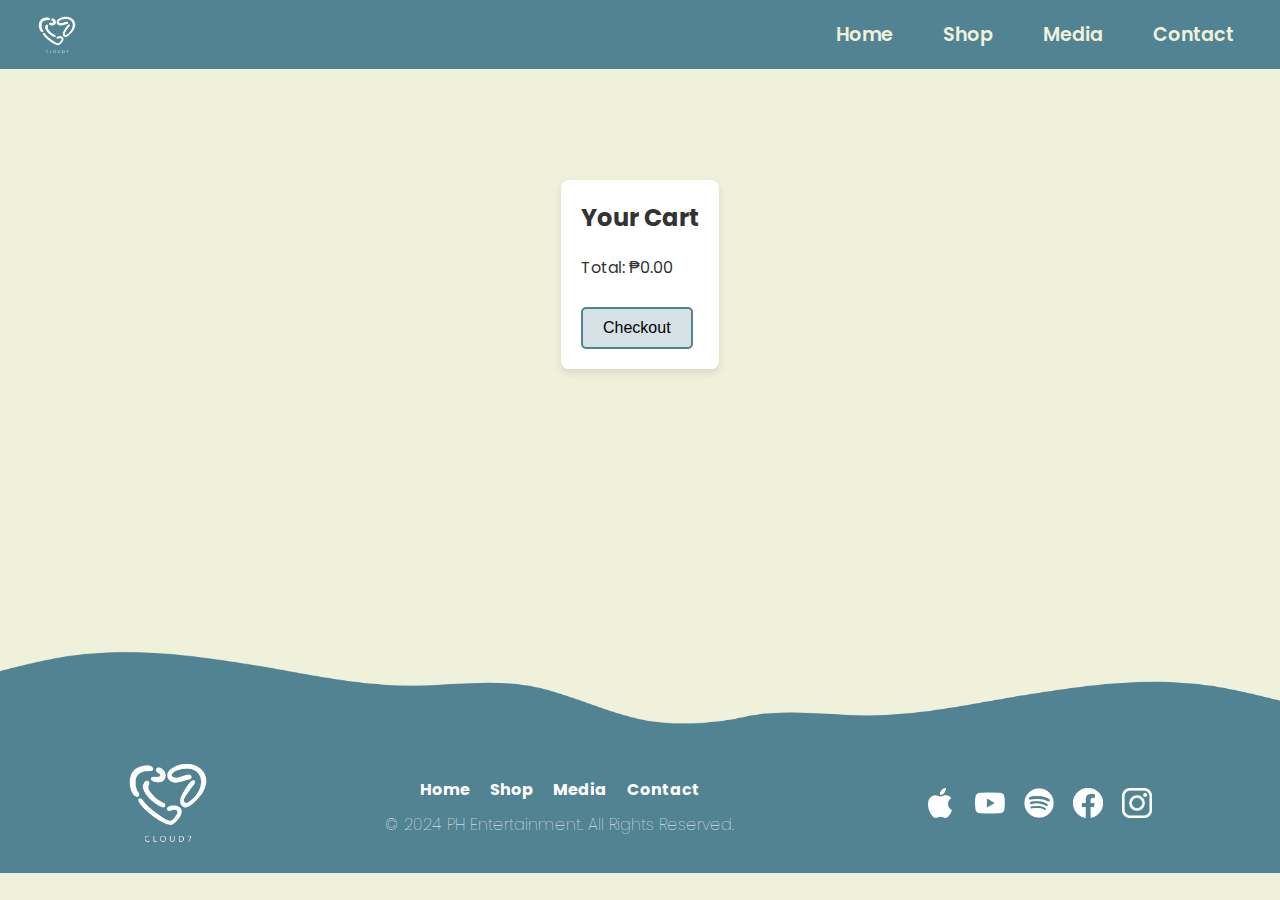
<file: cart.html>
<!DOCTYPE html>
<html lang="en">
<head>
    <meta charset="UTF-8">
    <meta name="viewport" content="width=device-width, initial-scale=1.0">
    <title>Shop | CLOUD 7</title>
    <link rel="stylesheet" href="cart.css">
    <link rel="icon" href="logo.png" type="image/png">
    <link href="https://fonts.googleapis.com/css2?family=Poppins:wght@400;600&display=swap" rel="stylesheet">
</head>
<body>
    <!-- Navbar -->
    <div class="navbar">
        <!-- Logo (on the left) -->
        <img src="logo.png" alt="CLOUD 7 Logo" class="logo" />

        <!-- Navbar links (on the right) -->
        <a href="home.html">Home</a>
        <a href="shop.html">Shop</a>
        <a href="media.html">Media</a>
        <a href="contact.html">Contact</a>
    </div>

    <div class="cart-container">
        <div class="cart-header">
            <h1>Your Cart</h1>
        </div>
        <div id="cart-items" class="cart-items">
            <!-- Cart items will be dynamically added here -->
        </div>
        <div class="cart-summary">
            <p id="total-price">Total: ₱0</p>
            <button id="checkout-button">Checkout</button>
        </div>
    </div>
    
    <script src="shop.js"></script>

    <img src="footeri.png" alt="Decorative Image" class="footer-top-image">
    <footer>
        <div class="footer-logo">
            <img src="logo.png" alt="CLOUD 7 Logo">
        </div>
    
        <div class="footer-nav">
            <ul>
                <li><a href="home.html">Home</a></li>
                <li><a href="shop.html">Shop</a></li>
                <li><a href="media.html">Media</a></li>
                <li><a href="contact.html">Contact</a></li>
            </ul>
            <p>&copy; 2024 PH Entertainment. All Rights Reserved.</p>
        </div>
    
        <div class="footer-icons">
            <a href="https://music.apple.com/ph/artist/cloud-7/1703707560" target="_blank"><img src="am.png" alt="Apple Music"></a>
            <a href="https://www.youtube.com/@cloud7_ph" target="_blank"><img src="yt.png" alt="YouTube"></a>
            <a href="https://open.spotify.com/artist/5Lgt6On8CUSHVsY1uCaMPF?si=3eNTNVUOT7qeYWzYx-xtAg" target="_blank"><img src="sp.png" alt="Spotify"></a>
            <a href="https://www.facebook.com/@cloud7.official" target="_blank"><img src="fb.png" alt="Facebook"></a>
            <a href="https://www.instagram.com/cloud7_ph" target="_blank"><img src="ig.png" alt="Instagram"></a>
        </div>
    </footer>
</body>
</html>
</file>
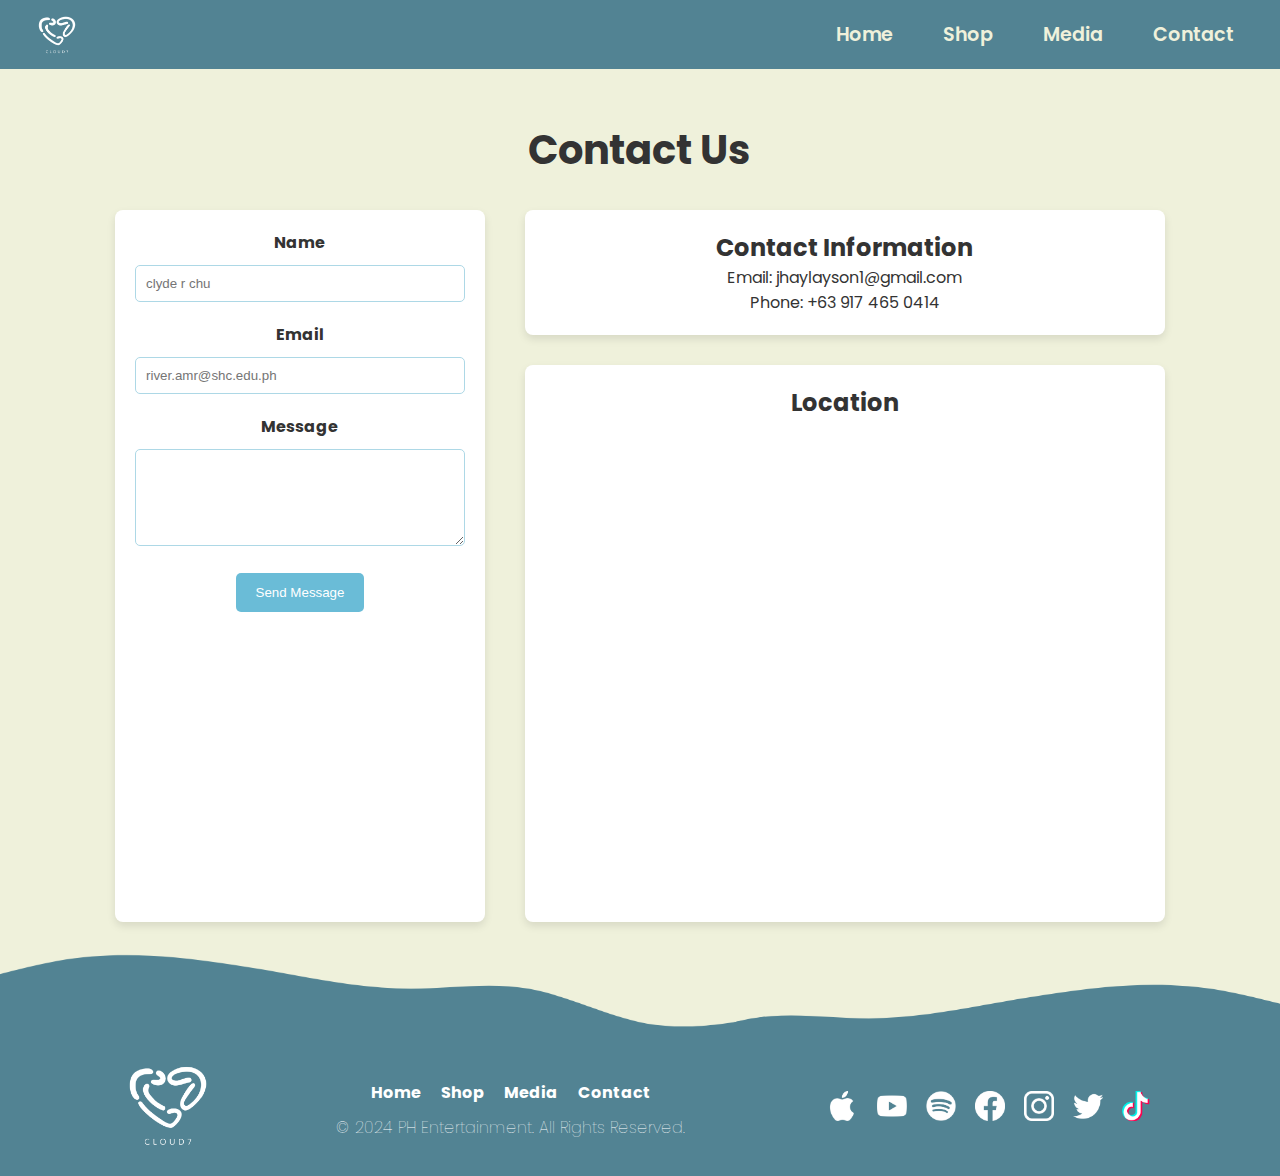
<file: contact.html>
<!DOCTYPE html>
<html lang="en">
<head>
    <meta charset="UTF-8">
    <meta name="viewport" content="width=device-width, initial-scale=1.0">
    <title>Contact | CLOUD 7</title>
    <link rel="stylesheet" href="contact.css">
    <link rel="icon" href="logo.png" type="image/png">
    <link href="https://fonts.googleapis.com/css2?family=Poppins:wght@400;600&display=swap" rel="stylesheet">

</head>
<body>

    <!-- Navbar -->
    <div class="navbar">
        <!-- Logo (on the left) -->
        <img src="logo.png" alt="CLOUD 7 Logo" class="logo" />

        <!-- Navbar links (on the right) -->
        <a href="home.html">Home</a>
        <a href="shop.html">Shop</a>
        <a href="media.html">Media</a>
        <a href="contact.html">Contact</a>
    </div>

    <!-- Contact Section -->
    <section class="contact-section">
        <h1>Contact Us</h1>

        <div class="contact-container">
            <!-- Contact Form (Modern) -->
            <div class="contact-form">
                <form action="#" method="post">
                    <label for="name">Name</label>
                    <input type="text" id="name" name="name" required placeholder="clyde r chu">

                    <label for="email">Email</label>
                    <input type="email" id="email" name="email" required placeholder="river.amr@shc.edu.ph">

                    <label for="message">Message</label>
                    <textarea id="message" name="message" rows="5" required></textarea>

                    <button type="submit">Send Message</button>
                </form>
            </div>

            <!-- Contact Information -->
            <div class="contact-info">
                <!-- Contact Info (Left) -->
                <div class="contact-details">
                    <h2>Contact Information</h2>
                    <p>Email: jhaylayson1@gmail.com</p>
                    <p>Phone: +63 917 465 0414</p>
                </div>

                <!-- Location with Embedded Google Map (Right) -->
                <div class="contact-map">
                    <h2>Location</h2><br>
                    <iframe src="https://www.google.com/maps/embed?pb=!1m18!1m12!1m3!1d3860.1236228407984!2d121.10079070994573!3d14.648923175834138!2m3!1f0!2f0!3f0!3m2!1i1024!2i768!4f13.1!3m3!1m2!1s0x3397b9b8b07663c3%3A0x51e52e8800fd29ba!2sTCMI%20Fashion%20Academy!5e0!3m2!1sen!2sph!4v1731566251212!5m2!1sen!2sph" width="600" height="450" style="border:0;" allowfullscreen="" loading="lazy" referrerpolicy="no-referrer-when-downgrade"></iframe>
                </div>
            </div>
        </div>
    </section>
    <img src="footeri.png" alt="Decorative Image" class="footer-top-image">
    <footer>
        <div class="footer-logo">
            <img src="logo.png" alt="CLOUD 7 Logo">
        </div>
    
        <div class="footer-nav">
            <ul>
                <li><a href="home.html">Home</a></li>
                <li><a href="shop.html">Shop</a></li>
                <li><a href="media.html">Media</a></li>
                <li><a href="contact.html">Contact</a></li>
            </ul>
            <p>&copy; 2024 PH Entertainment. All Rights Reserved.</p>
        </div>
    
        <div class="footer-icons">
            <a href="https://music.apple.com/ph/artist/cloud-7/1703707560" target="_blank"><img src="am.png" alt="Apple Music"></a>
            <a href="https://www.youtube.com/@cloud7_ph" target="_blank"><img src="yt.png" alt="YouTube"></a>
            <a href="https://open.spotify.com/artist/5Lgt6On8CUSHVsY1uCaMPF?si=3eNTNVUOT7qeYWzYx-xtAg" target="_blank"><img src="sp.png" alt="Spotify"></a>

            <a href="https://www.facebook.com/@cloud7.official" target="_blank"><img src="fb.png" alt="Facebook"></a>
            <a href="https://www.instagram.com/cloud7_ph" target="_blank"><img src="ig.png" alt="Instagram"></a>
            <a href="https://twitter.com/cloud7_ph" target="_blank"><img src="tx.png" alt="Twitter"></a>
            <a href="https://www.tiktok.com/@cloud7_ph" target="_blank"><img src="tt.png" alt="TikTok"></a>
        </div>
    </footer>
</body>
</html>
</file>
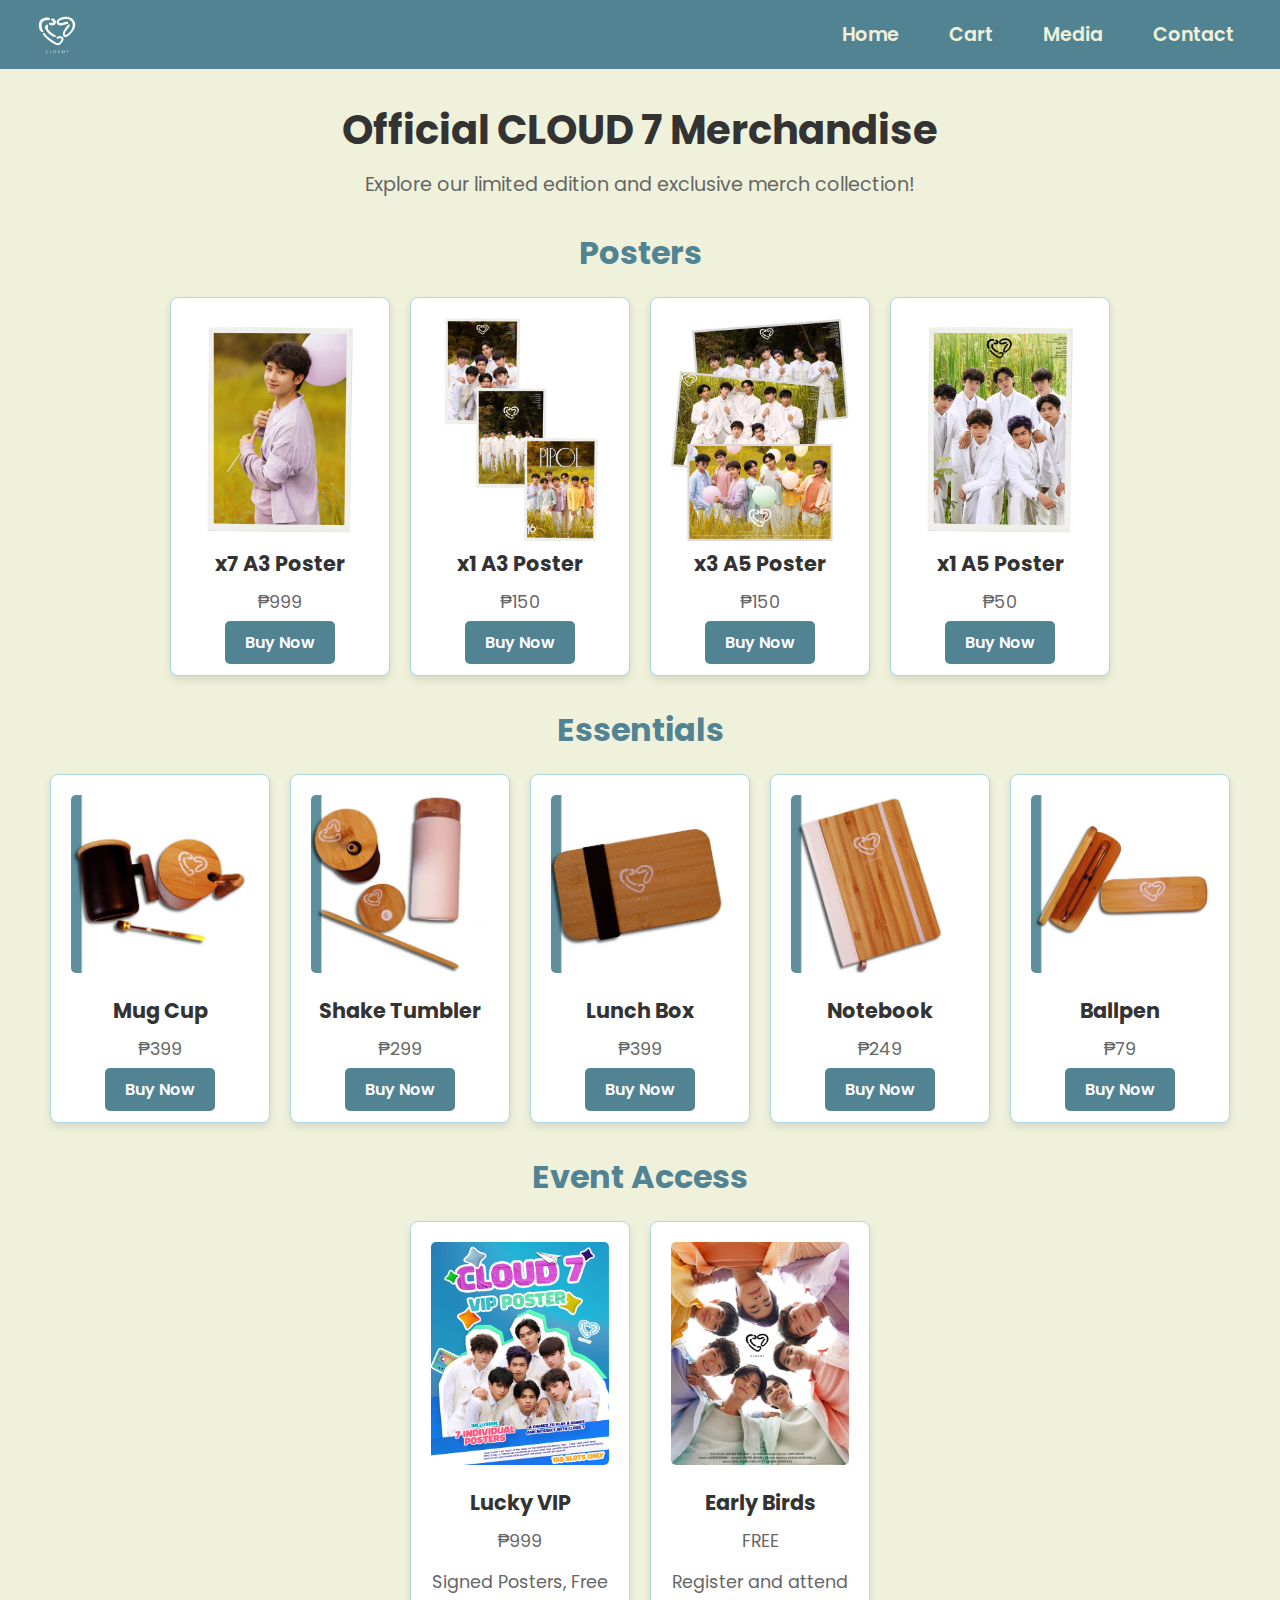
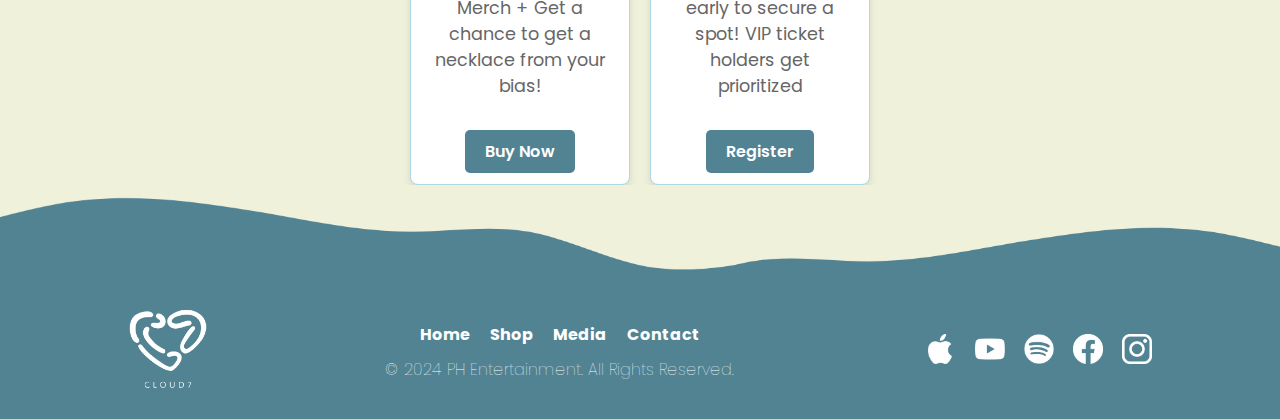
<file: shop.html>
<!DOCTYPE html>
<html lang="en">
<head>
    <meta charset="UTF-8">
    <meta name="viewport" content="width=device-width, initial-scale=1.0">
    <title>Shop | CLOUD 7</title>
    <link rel="stylesheet" href="shop.css">
    <link rel="icon" href="logo.png" type="image/png">
    <link href="https://fonts.googleapis.com/css2?family=Poppins:wght@400;600&display=swap" rel="stylesheet">
</head>
<body>

    <!-- Navbar -->
    <div class="navbar">
        <!-- Logo (on the left) -->
        <img src="logo.png" alt="CLOUD 7 Logo" class="logo" />

        <!-- Navbar links (on the right) -->
        <a href="home.html">Home</a>
        <a href="cart.html">Cart</a>
        <a href="media.html">Media</a>
        <a href="contact.html">Contact</a>
    </div>

    <!-- Shop Section -->
    <div class="shop-section">
        <h1>Official CLOUD 7 Merchandise</h1>
        <p>Explore our limited edition and exclusive merch collection!</p>
     
        <!-- Posters Category -->
        <h2>Posters</h2>
        <div class="product-grid">
            <div class="product-item">
                <div class="carousel-container">
                    <img src="migz.png" alt="x7 A3 Poster Image 1" class="carousel-image active">
                    <img src="kairo.png" alt="x7 A3 Poster Image 2" class="carousel-image">
                    <img src="pj.png" alt="x7 A3 Poster Image 3" class="carousel-image">
                    <img src="fian.png" alt="x7 A3 Poster Image 4" class="carousel-image">
                    <img src="lukas.png" alt="x7 A3 Poster Image 5" class="carousel-image">
                    <img src="johann.png" alt="x7 A3 Poster Image 6" class="carousel-image">
                    <img src="egypt.png" alt="x7 A3 Poster Image 7" class="carousel-image">
                </div>
                <h3>x7 A3 Poster</h3>
                <p>₱999</p>
                <a href="javascript:void(0)" class="buy-button" onclick="addToCart('x7 A3 Poster', '999', 'kairo.png')">Buy Now</a>
            </div>
            
            <div class="product-item">
                <div class="carousel-container">
                    <img src="a3.png" alt="x1 A3 Poster" class="carousel-image active">
                    <img src="a3_1.png" alt="x1 A3 Poster" class="carousel-image">
                    <img src="a3_2.png" alt="x1 A3 Poster" class="carousel-image">
                    <img src="a3_3.png" alt="x1 A3 Poster" class="carousel-image">
                </div>
                <h3>x1 A3 Poster</h3>
                <p>₱150</p>
                <a href="javascript:void(0)" class="buy-button" onclick="addToCart('x1 A3 Poster', '150', 'migz.png')">Buy Now</a>
            </div>

            <div class="product-item">
                <div class="carousel-container">
                    <img src="a5.png" alt="x1 A5 Poster" class="carousel-image active">
                    <img src="a5_1.png" alt="x1 A5 Poster" class="carousel-image">
                    <img src="a5_2.png" alt="x1 A5 Poster" class="carousel-image">
                    <img src="a5_3.png" alt="x1 A5 Poster" class="carousel-image">
                </div>
                <h3>x3 A5 Poster</h3>
                <p>₱150</p>
                <a href="javascript:void(0)" class="buy-button" onclick="addToCart('x3 A5 Poster', '₱150')">Buy Now</a>
            </div>

            <div class="product-item">
                <div class="carousel-container">
                    <img src="a5a.png" alt="x7 A3 Poster Image 1" class="carousel-image active">
                    <img src="a5f.png" alt="x7 A3 Poster Image 2" class="carousel-image">
                    <img src="a5m.png" alt="x7 A3 Poster Image 2" class="carousel-image">
                    <img src="a5p.png" alt="x7 A3 Poster Image 3" class="carousel-image">
                    <img src="a5j.png" alt="x7 A3 Poster Image 4" class="carousel-image">
                    <img src="a5e.png" alt="x7 A3 Poster Image 5" class="carousel-image">
                    <img src="a5l.png" alt="x7 A3 Poster Image 6" class="carousel-image">
                    <img src="a5k.png" alt="x7 A3 Poster Image 7" class="carousel-image">
                </div>
                <h3>x1 A5 Poster</h3>
                <p>₱50</p>
                <a href="javascript:void(0)" class="buy-button" onclick="addToCart('x1 A5 Poster', '₱50')">Buy Now</a>
            </div>
        </div>

        <!-- Essentials Category -->
        <h2>Essentials</h2>
        <div class="product-grid">
            <div class="product-item">
                <img src="mug.png" alt="Mug Cup">
                <h3>Mug Cup</h3>
                <p>₱399</p>
                <a href="javascript:void(0)" class="buy-button" onclick="addToCart('Mug Cup', '₱399')">Buy Now</a>
            </div>
            <div class="product-item">
                <img src="tumbler.png" alt="Shake Tumbler">
                <h3>Shake Tumbler</h3>
                <p>₱299</p>
                <a href="javascript:void(0)" class="buy-button" onclick="addToCart('Shake Tumbler', '₱299')">Buy Now</a>
            </div>
            <div class="product-item">
                <img src="lunchbox.png" alt="Lunch Box">
                <h3>Lunch Box</h3>
                <p>₱399</p>
                <a href="javascript:void(0)" class="buy-button" onclick="addToCart('Lunch Box', '₱399')">Buy Now</a>
            </div>
            <div class="product-item">
                <img src="notebook.png" alt="Notebook">
                <h3>Notebook</h3>
                <p>₱249</p>
                <a href="javascript:void(0)" class="buy-button" onclick="addToCart('Notebook', '₱249')">Buy Now</a>
            </div>
            <div class="product-item">
                <img src="ballpen.png" alt="Ballpen">
                <h3>Ballpen</h3>
                <p>₱79</p>
                <a href="javascript:void(0)" class="buy-button" onclick="addToCart('Ballpen', '₱79')">Buy Now</a>
            </div>
        </div>

        <!-- Event Access Category -->
        <h2>Event Access</h2>
        <div class="product-grid">
            <div class="product-item">
                <img src="vip.jpg" alt="VIP Access">
                <h3>Lucky VIP</h3>
                <p>₱999</p>
                <p>Signed Posters, Free Merch + Get a chance to get a necklace from your bias!</p><br>
                <a href="javascript:void(0)" class="buy-button" onclick="addToCart('Lucky VIP', '₱999')">Buy Now</a>
            </div>
            <div class="product-item">
                <img src="regular.png" alt="VIP Access">
                <h3>Early Birds</h3>
                <p>FREE</p>
                <p>Register and attend early to secure a spot! VIP ticket holders get prioritized</p><br>
                <a href="javascript:void(0)" class="buy-button" onclick="addToCart('Early Birds', 'FREE')">Register</a>
            </div>
        </div>
    </div>

    <img src="footeri.png" alt="Decorative Image" class="footer-top-image">
    <footer>
        <div class="footer-logo">
            <img src="logo.png" alt="CLOUD 7 Logo">
        </div>
    
        <div class="footer-nav">
            <ul>
                <li><a href="home.html">Home</a></li>
                <li><a href="shop.html">Shop</a></li>
                <li><a href="media.html">Media</a></li>
                <li><a href="contact.html">Contact</a></li>
            </ul>
            <p>&copy; 2024 PH Entertainment. All Rights Reserved.</p>
        </div>
    
        <div class="footer-icons">
            <a href="https://music.apple.com/ph/artist/cloud-7/1703707560" target="_blank"><img src="am.png" alt="Apple Music"></a>
            <a href="https://www.youtube.com/@cloud7_ph" target="_blank"><img src="yt.png" alt="YouTube"></a>
            <a href="https://open.spotify.com/artist/5Lgt6On8CUSHVsY1uCaMPF?si=3eNTNVUOT7qeYWzYx-xtAg" target="_blank"><img src="sp.png" alt="Spotify"></a>
            <a href="https://www.facebook.com/@cloud7.official" target="_blank"><img src="fb.png" alt="Facebook"></a>
            <a href="https://www.instagram.com/cloud7_ph" target="_blank"><img src="ig.png" alt="Instagram"></a>
        </div>
    </footer>
    <script src= "shop.js" ></script>
</body>
</html>
</file>
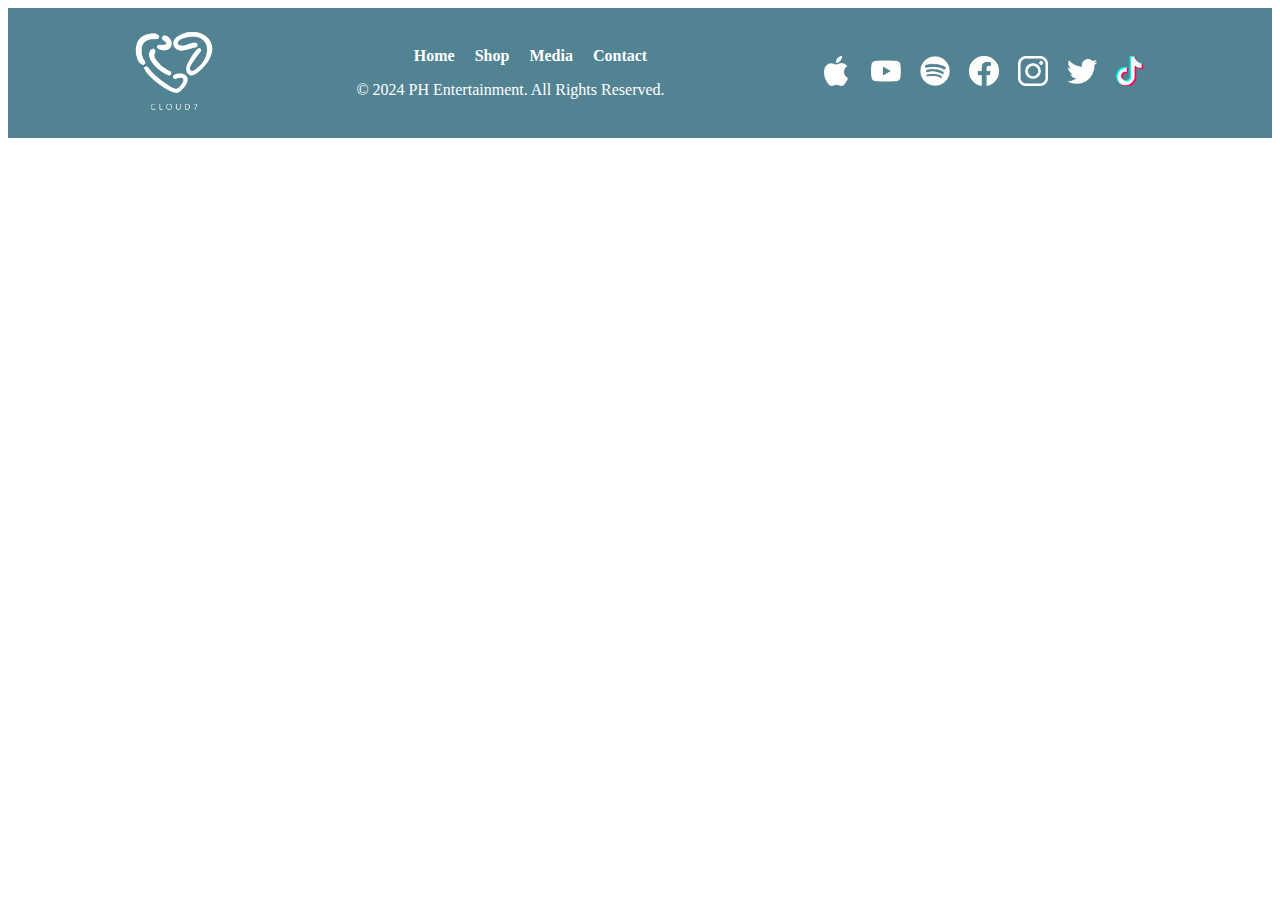
<file: wtf.html>
<!DOCTYPE html>
<html lang="en">
<head>
    <meta charset="UTF-8">
    <meta name="viewport" content="width=device-width, initial-scale=1.0">
    <title>Document</title>
    <link rel="stylesheet" href="wtf.css"
</head>
<body>
    <footer>
    <div class="footer-logo">
        <img src="logo.png" alt="CLOUD 7 Logo">
    </div>

    <div class="footer-nav">
        <ul>
            <li><a href="home.html">Home</a></li>
            <li><a href="shop.html">Shop</a></li>
            <li><a href="media.html">Media</a></li>
            <li><a href="contact.html">Contact</a></li>
        </ul>
        <p>&copy; 2024 PH Entertainment. All Rights Reserved.</p>
    </div>

    <div class="footer-icons">
        <a href="https://music.apple.com/ph/artist/cloud-7/1703707560" target="_blank"><img src="am.png" alt="Apple Music"></a>
        <a href="https://www.youtube.com/@cloud7_ph" target="_blank"><img src="yt.png" alt="YouTube"></a>
        <a href="https://open.spotify.com/artist/5Lgt6On8CUSHVsY1uCaMPF?si=3eNTNVUOT7qeYWzYx-xtAg" target="_blank"><img src="sp.png" alt="Spotify"></a>

        <a href="https://www.facebook.com/@cloud7.official" target="_blank"><img src="fb.png" alt="Facebook"></a>
        <a href="https://www.instagram.com/cloud7_ph" target="_blank"><img src="ig.png" alt="Instagram"></a>
        <a href="https://twitter.com/cloud7_ph" target="_blank"><img src="tx.png" alt="Twitter"></a>
        <a href="https://www.tiktok.com/@cloud7_ph" target="_blank"><img src="tt.png" alt="TikTok"></a>
    </div>
</footer>
</body>
</html>
</file>
<file: wtf.css>
/* Footer */
.site-footer {
    background-color: #add8e6;
    color: #333;
    padding: 40px 10%;
    text-align: center;
}

.footer-content {
    display: flex;
    justify-content: space-between;
    flex-wrap: wrap;
    gap: 20px;
    align-items: flex-start;
}

.footer-left, .footer-center, .footer-right {
    flex: 1;
    display: flex;
    flex-direction: column;
    align-items: center;
}

.footer-logo {
    width: 80px;
    height: auto;
    margin-bottom: 0px;
}

.social-media a {
    color: white;
    text-decoration: none;
    margin: 5px;
    font-size: 1rem;
    transition: color 0.3s ease;
}

.social-media a:hover {
    color: #eff1db;
}

footer {
    display: flex;
    justify-content: space-between;
    align-items: center;
    padding: 20px 10%;
    background-color: #528393;
}

.footer-logo img {
    width: 80px;
}

.footer-nav {
    text-align: center;
    color: #fff;
}

.footer-nav ul {
    list-style: none;
    display: flex;
    justify-content: center;
    gap: 20px;
    margin-bottom: 10px;
}

.footer-nav ul li a {
    text-decoration: none;
    color: #fff;
    font-weight: bold;
    transition: color 0.3s ease;
}

.footer-nav ul li a:hover {
    color: #add8e6;
}

.footer-nav p {
    font-size: 1rem;
    font-weight:lighter;
    color: #fff;
}

.footer-icons a {
    margin-left: 15px;
    transition: transform 0.2s ease;
}

.footer-icons a img {
    width: 30px;
    transition: filter 0.3s, transform 0.3s;
}

.footer-icons a:hover img {
    transform: scale(1.1);
}
</file>
<file: cart.css>
/* reset purr */
* {
    margin: 0;
    padding: 0;
    box-sizing: border-box;
}

body {
    font-family: 'Poppins', sans-serif;
    background-color: #eff1db;
    color: #333;
    display: flex;
    flex-direction: column;
    align-items: center;
}

/* start of navbar */
.navbar {
    display: flex;
    justify-content: flex-end;
    align-items: center;
    padding: 20px 10%;
    background-color: #528393;
    position: fixed;
    width: 100%;
    top: 0%;
    z-index: 100;
}

.logo {
    height: 40px;
    width: auto;
    position: absolute;
    left: 3%;
}

.navbar a {
    color: #eff1db;
    text-decoration: none;
    font-size: 1.2rem;
    font-weight: 600;
    margin-left: 50px;
    position: relative;
    right: -8%;
    transition: color 0.3s ease;
}

.navbar a::after {
    content: '';
    position: absolute;
    width: 100%;
    height: 2px;
    background-color: #eff1db;
    bottom: -5px;
    left: 0;
    transform: scaleX(0);
    transform-origin: bottom right;
    transition: transform 0.25s ease-out;
}

.navbar a:hover::after {
    transform: scaleX(1);
    transform-origin: bottom left;
}

.navbar a:hover {
    color: #add8e6;
}

.cart-container {
    max-width: 800px;
    margin: 100px auto 50px;
    margin-top: 20vh;
    margin-bottom: 30vh;
    background: #fff;
    padding: 20px;
    box-shadow: 0 4px 8px rgba(0, 0, 0, 0.1);
    border-radius: 8px;
}

.cart-header {
    text-align: center;
    margin-bottom: 20px;
}

.cart-header h1 {
    margin: 0;
    font-size: 24px;
    color: #333;
}

#cart-items {
    margin-bottom: 20px;
}

.cart-item {
    display: flex;
    align-items: center;
    justify-content: space-between;
    margin-bottom: 10px;
    padding: 10px;
    border: 1px solid #ddd;
    border-radius: 5px;
}

.cart-item img {
    width: 50px;
    height: 50px;
    border-radius: 5px;
    margin-right: 10px;
}

.cart-item .item-info {
    flex-grow: 1;
    display: flex;
    justify-content: space-between;
    align-items: center;
}

.cart-item .item-info h3 {
    margin: 0;
    font-size: 16px;
}

.cart-item .item-info p {
    margin: 0;
    color: #666;
}

#checkout-button {
    background: #5283933d;
    color: #000000;
    border: 2px solid #528393;
    padding: 10px 20px;
    border-radius: 5px;
    margin-top: 3vh;
    cursor: pointer;
    font-size: 16px;
}

#checkout-button:hover {
    color:#fff;
    background: #528393;
}

.cart-empty {
    text-align: center;
    font-size: 18px;
    color: #999;
    margin: 20px 0;
}

.footer-top-image {
    width: 100%;
    height: auto;
    margin-bottom: -10px;
}

/* Footer */
.site-footer {
    background-color: #add8e6;
    color: #333;
    text-align: center;
}

.footer-content {
    display: flex;
    justify-content: space-between;
    flex-wrap: wrap;
    gap: 20px;
    align-items: flex-start;
}

.footer-left, .footer-center, .footer-right {
    flex: 1;
    display: flex;
    flex-direction: column;
    align-items: center;
}

.footer-logo {
    width: 80px;
    height: auto;
    margin-bottom: 0px;
}

.social-media a {
    color: white;
    text-decoration: none;
    margin: 5px;
    font-size: 1rem;
    transition: color 0.3s ease;
}

.social-media a:hover {
    color: #eff1db;
}

footer {
    width: 100%;
    display: flex;
    justify-content: space-between;
    align-items: center;
    margin-top: s0px;
    padding: 20px 10%;
    background-color: #528393;
}

.footer-logo img {
    width: 80px;
}

.footer-nav {
    text-align: center;
    color: #fff;
}

.footer-nav ul {
    list-style: none;
    display: flex;
    justify-content: center;
    gap: 20px;
    margin-bottom: 10px;
}

.footer-nav ul li a {
    text-decoration: none;
    color: #fff;
    font-weight: bold;
    transition: color 0.3s ease;
}

.footer-nav ul li a:hover {
    color: #add8e6;
}

.footer-nav p {
    font-size: 1rem;
    font-weight:lighter;
    color: #fff;
}

.footer-icons a {
    margin-left: 15px;
    transition: transform 0.2s ease;
}

.footer-icons a img {
    width: 30px;
    transition: filter 0.3s, transform 0.3s;
}

.footer-icons a:hover img {
    transform: scale(1.1);
}
</file>
<file: contact.css>
/* Reset default styles */
* {
    margin: 0;
    padding: 0;
    box-sizing: border-box;
}

/* Basic body styling */
body {
    font-family: 'Poppins', sans-serif;
    background-color: #eff1db; /* Default white color */
    color: #333;
    display: flex;
    flex-direction: column;
    align-items: center;
}

/* Navbar */
.navbar {
    display: flex;
    justify-content: flex-end;
    align-items: center;
    padding: 20px 10%;
    background-color: #528393;
    position: fixed;
    width: 100%;
    top: 0%;
    z-index: 100;
}

.logo {
    height: 40px;
    width: auto;
    position: absolute;
    left: 3%;
}

.navbar a {
    color: #eff1db; /* Match body background color */
    text-decoration: none;
    font-size: 1.2rem;
    font-weight: 600;
    margin-left: 50px;
    position: relative;
    right: -8%;
    transition: color 0.3s ease;
}

/* Navbar link underline animation */
.navbar a::after {
    content: '';
    position: absolute;
    width: 100%;
    height: 2px;
    background-color: #eff1db; /* Match body background color */
    bottom: -5px;
    left: 0;
    transform: scaleX(0);
    transform-origin: bottom right;
    transition: transform 0.25s ease-out;
}

.navbar a:hover::after {
    transform: scaleX(1);
    transform-origin: bottom left;
}

.navbar a:hover {
    color: #add8e6; /* Light Alice Blue */
}

/* Contact Section */
.contact-section {
    margin-top: 100px;
    padding: 20px;
    text-align: center;
}

.contact-section h1 {
    font-size: 2.5rem;
    color: #333;
    margin-bottom: 10px;
}

.contact-container {
    display: flex;
    flex-direction: row;
    gap: 40px;
    margin-top: 30px;
}

.contact-form {
    flex: 1;
    padding: 20px;
    background-color: white;
    box-shadow: 0px 4px 8px rgba(0, 0, 0, 0.1);
    border-radius: 8px;
}

.contact-form form label {
    display: block;
    margin-bottom: 10px;
    font-weight: bold;
    color: #333;
}

.contact-form input, 
.contact-form textarea {
    width: 100%;
    padding: 10px;
    margin-bottom: 20px;
    border: 1px solid #add8e6;
    border-radius: 5px;
}

.contact-form button {
    background-color: #6abcd7;
    color: white;
    padding: 12px 20px;
    border: none;
    border-radius: 5px;
    cursor: pointer;
    transition: background-color 0.3s;
}

.contact-form button:hover {
    background-color: #208cd4;
}

.contact-info {
    display: flex;
    flex: 1;
    flex-direction: column;
    gap: 30px;
}

.contact-details, .contact-map {
    background-color: white;
    padding: 20px;
    box-shadow: 0px 4px 8px rgba(0, 0, 0, 0.1);
    border-radius: 8px;
}

.footer-top-image {
    width: 100%;
    height: auto;
    margin-bottom: -10px;
}

/* Footer */
.site-footer {
    background-color: #add8e6;
    color: #333;
    text-align: center;
}

.footer-content {
    display: flex;
    justify-content: space-between;
    flex-wrap: wrap;
    gap: 20px;
    align-items: flex-start;
}

.footer-left, .footer-center, .footer-right {
    flex: 1;
    display: flex;
    flex-direction: column;
    align-items: center;
}

.footer-logo {
    width: 80px;
    height: auto;
    margin-bottom: 0px;
}

.social-media a {
    color: white;
    text-decoration: none;
    margin: 5px;
    font-size: 1rem;
    transition: color 0.3s ease;
}

.social-media a:hover {
    color: #eff1db;
}

footer {
    width: 100%;
    display: flex;
    justify-content: space-between;
    align-items: center;
    margin-top: 0px;
    padding: 20px 10%;
    background-color: #528393;
}

.footer-logo img {
    width: 80px;
}

.footer-nav {
    text-align: center;
    color: #fff;
}

.footer-nav ul {
    list-style: none;
    display: flex;
    justify-content: center;
    gap: 20px;
    margin-bottom: 10px;
}

.footer-nav ul li a {
    text-decoration: none;
    color: #fff;
    font-weight: bold;
    transition: color 0.3s ease;
}

.footer-nav ul li a:hover {
    color: #add8e6;
}

.footer-nav p {
    font-size: 1rem;
    font-weight:lighter;
    color: #fff;
}

.footer-icons a {
    margin-left: 15px;
    transition: transform 0.2s ease;
}

.footer-icons a img {
    width: 30px;
    transition: filter 0.3s, transform 0.3s;
}

.footer-icons a:hover img {
    transform: scale(1.1);
}
</file>
<file: shop.css>
/* reset purr */
* {
    margin: 0;
    padding: 0;
    box-sizing: border-box;
}

body {
    font-family: 'Poppins', sans-serif;
    background-color: #eff1db;
    color: #333;
    display: flex;
    flex-direction: column;
    align-items: center;
}

/* start of navbar */
.navbar {
    display: flex;
    justify-content: flex-end;
    align-items: center;
    padding: 20px 10%;
    background-color: #528393;
    position: fixed;
    width: 100%;
    top: 0%;
    z-index: 100;
}

.logo {
    height: 40px;
    width: auto;
    position: absolute;
    left: 3%;
}

.navbar a {
    color: #eff1db;
    text-decoration: none;
    font-size: 1.2rem;
    font-weight: 600;
    margin-left: 50px;
    position: relative;
    right: -8%;
    transition: color 0.3s ease;
}

.navbar a::after {
    content: '';
    position: absolute;
    width: 100%;
    height: 2px;
    background-color: #eff1db;
    bottom: -5px;
    left: 0;
    transform: scaleX(0);
    transform-origin: bottom right;
    transition: transform 0.25s ease-out;
}

.navbar a:hover::after {
    transform: scaleX(1);
    transform-origin: bottom left;
}

.navbar a:hover {
    color: #add8e6;
}

.shop-section {
    margin-top: 100px;
    text-align: center;
    padding: 0px;
}

.shop-section h1 {
    font-size: 2.5rem;
    color: #333;
    margin-bottom: 10px;
}

.shop-section p {
    font-size: 1.2rem;
    color: #666;
    margin-bottom: 30px;
}

.shop-section h2 {
    font-size: 2rem;
    color: #528393;
    margin-top: 30px;
    margin-bottom: 20px;
}

.product-grid {
    display: flex;
    flex-wrap: wrap;
    justify-content: center;
    gap: 20px;
}

.product-item {
    background-color: white;
    border: 1px solid #add8e6;
    border-radius: 8px;
    padding: 20px;
    width: 220px;
    text-align: center;
    box-shadow: 0px 4px 8px rgba(0, 0, 0, 0.1);
    transition: transform 0.2s;
}

.product-item:hover {
    transform: translateY(-5px);
}

.product-item img {
    width: 100%;
    height: auto;
    border-radius: 5px;
    margin-bottom: 15px;
}

.product-item h3 {
    font-size: 1.3rem;
    color: #333;
    margin-bottom: 10px;
}

.product-item p {
    font-size: 1.1rem;
    color: #666;
    margin-bottom: 15px;
}

.carousel-container {
    position: relative;
    width: 100%;
    height: 230px;
    overflow: hidden;
}

.carousel-image {
    position: absolute;
    width: 100%;
    height: auto;
    top: 0;
    left: 0;
    opacity: 0;
    transition: opacity 0.5s ease;
}

.carousel-image.active {
    opacity: 1;
}

.buy-button {
    padding: 10px 20px;
    background-color: #528393;
    color: white;
    font-size: 1rem;
    font-weight: 600;
    border: none;
    border-radius: 5px;
    cursor: pointer;
    transition: background-color 0.3s ease;
    text-decoration: none;
}

.buy-button:hover {
    background-color: #333;
}

.footer-top-image {
    width: 100%;
    height: auto;
    margin-bottom: -10px;
}

/* Footer */
.site-footer {
    background-color: #add8e6;
    color: #333;
    text-align: center;
}

.footer-content {
    display: flex;
    justify-content: space-between;
    flex-wrap: wrap;
    gap: 20px;
    align-items: flex-start;
}

.footer-left, .footer-center, .footer-right {
    flex: 1;
    display: flex;
    flex-direction: column;
    align-items: center;
}

.footer-logo {
    width: 80px;
    height: auto;
    margin-bottom: 0px;
}

.social-media a {
    color: white;
    text-decoration: none;
    margin: 5px;
    font-size: 1rem;
    transition: color 0.3s ease;
}

.social-media a:hover {
    color: #eff1db;
}

footer {
    width: 100%;
    display: flex;
    justify-content: space-between;
    align-items: center;
    margin-top: 0px;
    padding: 20px 10%;
    background-color: #528393;
}

.footer-logo img {
    width: 80px;
}

.footer-nav {
    text-align: center;
    color: #fff;
}

.footer-nav ul {
    list-style: none;
    display: flex;
    justify-content: center;
    gap: 20px;
    margin-bottom: 10px;
}

.footer-nav ul li a {
    text-decoration: none;
    color: #fff;
    font-weight: bold;
    transition: color 0.3s ease;
}

.footer-nav ul li a:hover {
    color: #add8e6;
}

.footer-nav p {
    font-size: 1rem;
    font-weight:lighter;
    color: #fff;
}

.footer-icons a {
    margin-left: 15px;
    transition: transform 0.2s ease;
}

.footer-icons a img {
    width: 30px;
    transition: filter 0.3s, transform 0.3s;
}

.footer-icons a:hover img {
    transform: scale(1.1);
}
</file>
